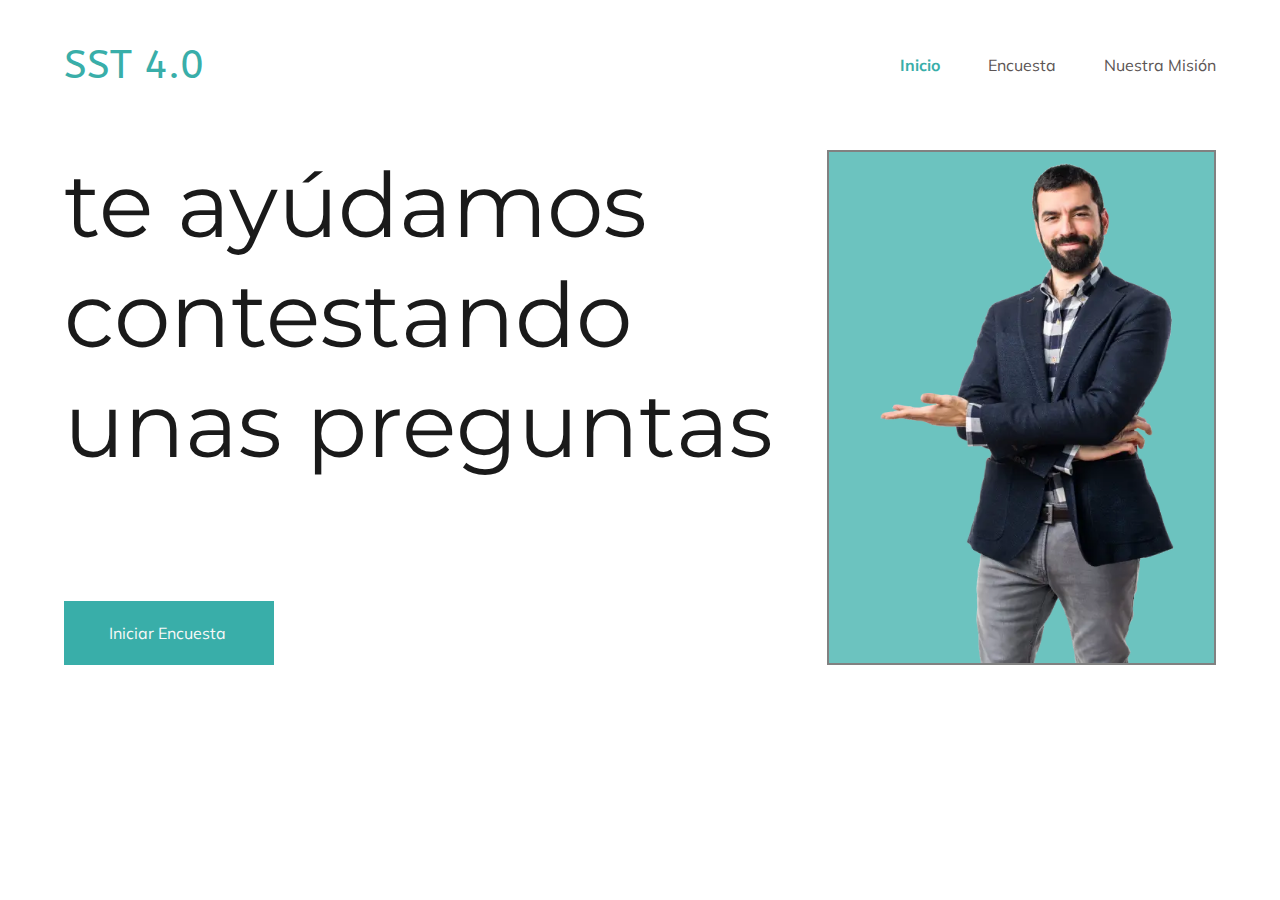
<file: index.html>
<!DOCTYPE html>
<html lang="en">
    <head>
        <meta charset="UTF-8">
        <meta http-equiv="X-UA-Compatible" content="IE=edge">
        <meta name="viewport" content="width=device-width, initial-scale=1.0">
        <link rel="stylesheet" href="style.css">
        <title>SST 4.0</title>
    </head>
    <body>
        <header>            
            <nav>
                <input type="checkbox" id="check" >
                <label for="check" class="checkbtn">&#x2630;</label>
                <label class="logo">SST 4.0</label>
                <ul>
                    <li id="seleccionado"><a href="index.html">Inicio</a></li>
                    <li><a href="encuesta-1.html">Encuesta</a></li>
                    <li><a href="#">Nuestra Misión</a></li>
                </ul>
            </nav>
        </header>
        <main>
            <div class="inicio-contenido">
                <div class="inicio-izda">
                    <p>te ayúdamos contestando unas preguntas</p>
                    <a href="encuesta-1.html">Iniciar Encuesta</a>
                </div>
                <div class="inicio-dcha">
                    <img src="./assets/img/modelo.webp" alt="">
                </div>
            </div>
        </main>
    </body>
</html>
</file>
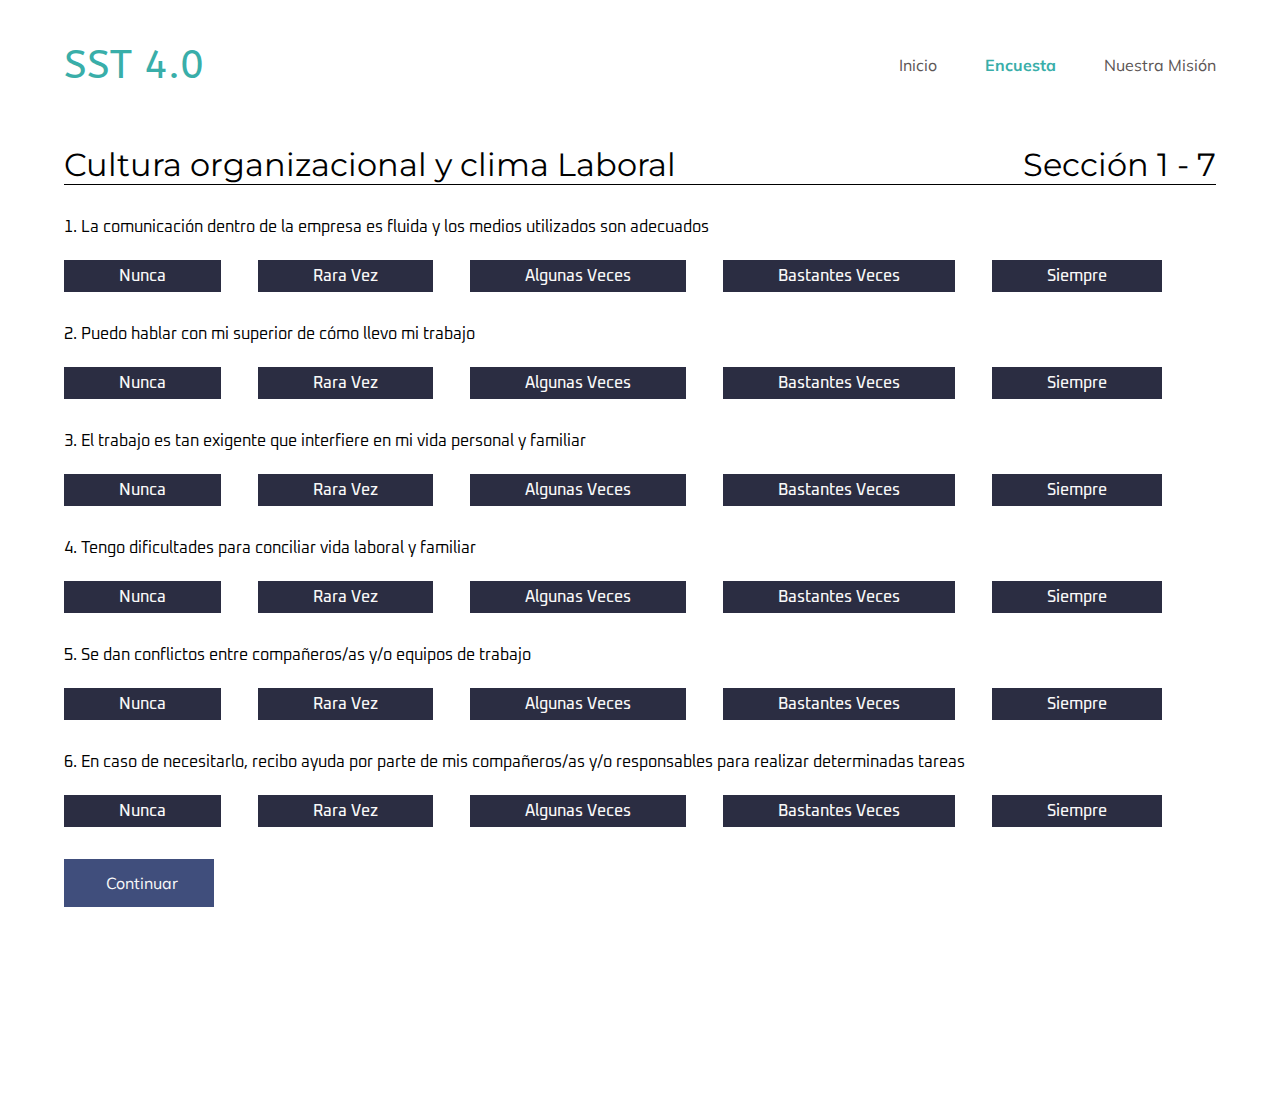
<file: encuesta-1.html>
<!DOCTYPE html>
<html lang="en">
    <head>
        <meta charset="UTF-8">
        <meta http-equiv="X-UA-Compatible" content="IE=edge">
        <meta name="viewport" content="width=device-width, initial-scale=1.0">
        <link rel="stylesheet" href="style.css">
        <link rel="stylesheet" href="botones.css">
        <title>SST 4.0</title>
    </head>
    <body>

        <header>            
            <nav>
                <input type="checkbox" id="check" >
                <label for="check" class="checkbtn">&#x2630;</label>
                <label class="logo">SST 4.0</label>
                <ul>
                    <li ><a href="index.html">Inicio</a></li>
                    <li id="seleccionado"><a href="encuesta-1.html">Encuesta</a></li>
                    <li><a href="#">Nuestra Misión</a></li>
                </ul>
            </nav>
        </header>

        <main>
            <div class="encuesta-contenido">

                <div class="submenu">
                    <p>Cultura organizacional y clima Laboral</p>
                    <p>Sección 1 - 7</p>
                </div>

                <form>
                    <div class="item">                        
                        <p>1. La comunicación dentro de la empresa es fluida y los medios utilizados son adecuados</p>

                        <label>
                            <input type="radio" name="1_1" />
                            <div class="front-end box">
                                <span>Nunca</span>
                            </div>
                        </label>
    
                        <label>
                            <input type="radio" name="1_1"/>
                            <div class="front-end box">
                                <span>Rara Vez</span>
                            </div>
                        </label>

                        <label>
                            <input type="radio" name="1_1"/>
                            <div class="front-end box">
                                <span>Algunas Veces</span>
                            </div>
                        </label>

                        <label>
                            <input type="radio" name="1_1"/>
                            <div class="front-end box">
                                <span>Bastantes Veces</span>
                            </div>
                        </label>

                        <label>
                            <input type="radio" name="1_1" />
                            <div class="front-end box">
                                <span>Siempre</span>
                            </div>
                        </label>

                        
                    </div>

                    <div class="item">                        
                        <p>2. Puedo hablar con mi superior de cómo llevo mi trabajo</p>

                        <label>
                            <input type="radio" name="1_2" />
                            <div class="front-end box">
                                <span>Nunca</span>
                            </div>
                        </label>
    
                        <label>
                            <input type="radio" name="1_2"/>
                            <div class="front-end box">
                                <span>Rara Vez</span>
                            </div>
                        </label>

                        <label>
                            <input type="radio" name="1_2"/>
                            <div class="front-end box">
                                <span>Algunas Veces</span>
                            </div>
                        </label>

                        <label>
                            <input type="radio" name="1_2"/>
                            <div class="front-end box">
                                <span>Bastantes Veces</span>
                            </div>
                        </label>

                        <label>
                            <input type="radio" name="1_2" />
                            <div class="front-end box">
                                <span>Siempre</span>
                            </div>
                        </label>

                        
                    </div>

                    <div class="item">                        
                        <p>3. El trabajo es tan exigente que interfiere en mi vida personal y familiar</p>

                        <label>
                            <input type="radio" name="1_3" />
                            <div class="front-end box">
                                <span>Nunca</span>
                            </div>
                        </label>
    
                        <label>
                            <input type="radio" name="1_3"/>
                            <div class="front-end box">
                                <span>Rara Vez</span>
                            </div>
                        </label>

                        <label>
                            <input type="radio" name="1_3"/>
                            <div class="front-end box">
                                <span>Algunas Veces</span>
                            </div>
                        </label>

                        <label>
                            <input type="radio" name="1_3"/>
                            <div class="front-end box">
                                <span>Bastantes Veces</span>
                            </div>
                        </label>

                        <label>
                            <input type="radio" name="1_3" />
                            <div class="front-end box">
                                <span>Siempre</span>
                            </div>
                        </label>

                        
                    </div>

                    <div class="item">                        
                        <p>4. Tengo dificultades para conciliar vida laboral y familiar</p>

                        <label>
                            <input type="radio" name="1_4" />
                            <div class="front-end box">
                                <span>Nunca</span>
                            </div>
                        </label>
    
                        <label>
                            <input type="radio" name="1_4"/>
                            <div class="front-end box">
                                <span>Rara Vez</span>
                            </div>
                        </label>

                        <label>
                            <input type="radio" name="1_4"/>
                            <div class="front-end box">
                                <span>Algunas Veces</span>
                            </div>
                        </label>

                        <label>
                            <input type="radio" name="1_4"/>
                            <div class="front-end box">
                                <span>Bastantes Veces</span>
                            </div>
                        </label>

                        <label>
                            <input type="radio" name="1_4" />
                            <div class="front-end box">
                                <span>Siempre</span>
                            </div>
                        </label>

                        
                    </div>

                    <div class="item">                        
                        <p>5. Se dan conflictos entre compañeros/as y/o equipos de trabajo</p>

                        <label>
                            <input type="radio" name="1_5" />
                            <div class="front-end box">
                                <span>Nunca</span>
                            </div>
                        </label>
    
                        <label>
                            <input type="radio" name="1_5"/>
                            <div class="front-end box">
                                <span>Rara Vez</span>
                            </div>
                        </label>

                        <label>
                            <input type="radio" name="1_5"/>
                            <div class="front-end box">
                                <span>Algunas Veces</span>
                            </div>
                        </label>

                        <label>
                            <input type="radio" name="1_5"/>
                            <div class="front-end box">
                                <span>Bastantes Veces</span>
                            </div>
                        </label>

                        <label>
                            <input type="radio" name="1_5" />
                            <div class="front-end box">
                                <span>Siempre</span>
                            </div>
                        </label>

                        
                    </div>

                    <div class="item">                        
                        <p>6. En caso de necesitarlo, recibo ayuda por parte de mis compañeros/as y/o
                            responsables para realizar determinadas tareas</p>

                        <label>
                            <input type="radio" name="1_6" />
                            <div class="front-end box">
                                <span>Nunca</span>
                            </div>
                        </label>
    
                        <label>
                            <input type="radio" name="1_6"/>
                            <div class="front-end box">
                                <span>Rara Vez</span>
                            </div>
                        </label>

                        <label>
                            <input type="radio" name="1_6"/>
                            <div class="front-end box">
                                <span>Algunas Veces</span>
                            </div>
                        </label>

                        <label>
                            <input type="radio" name="1_6"/>
                            <div class="front-end box">
                                <span>Bastantes Veces</span>
                            </div>
                        </label>

                        <label>
                            <input type="radio" name="1_6" />
                            <div class="front-end box">
                                <span>Siempre</span>
                            </div>
                        </label>

                        
                    </div>

                    
                
                </form>
                <a href="encuesta-2.html" class="btn_continuar">Continuar</a>
            </div>
        </main>

    </body>
</html>
</file>
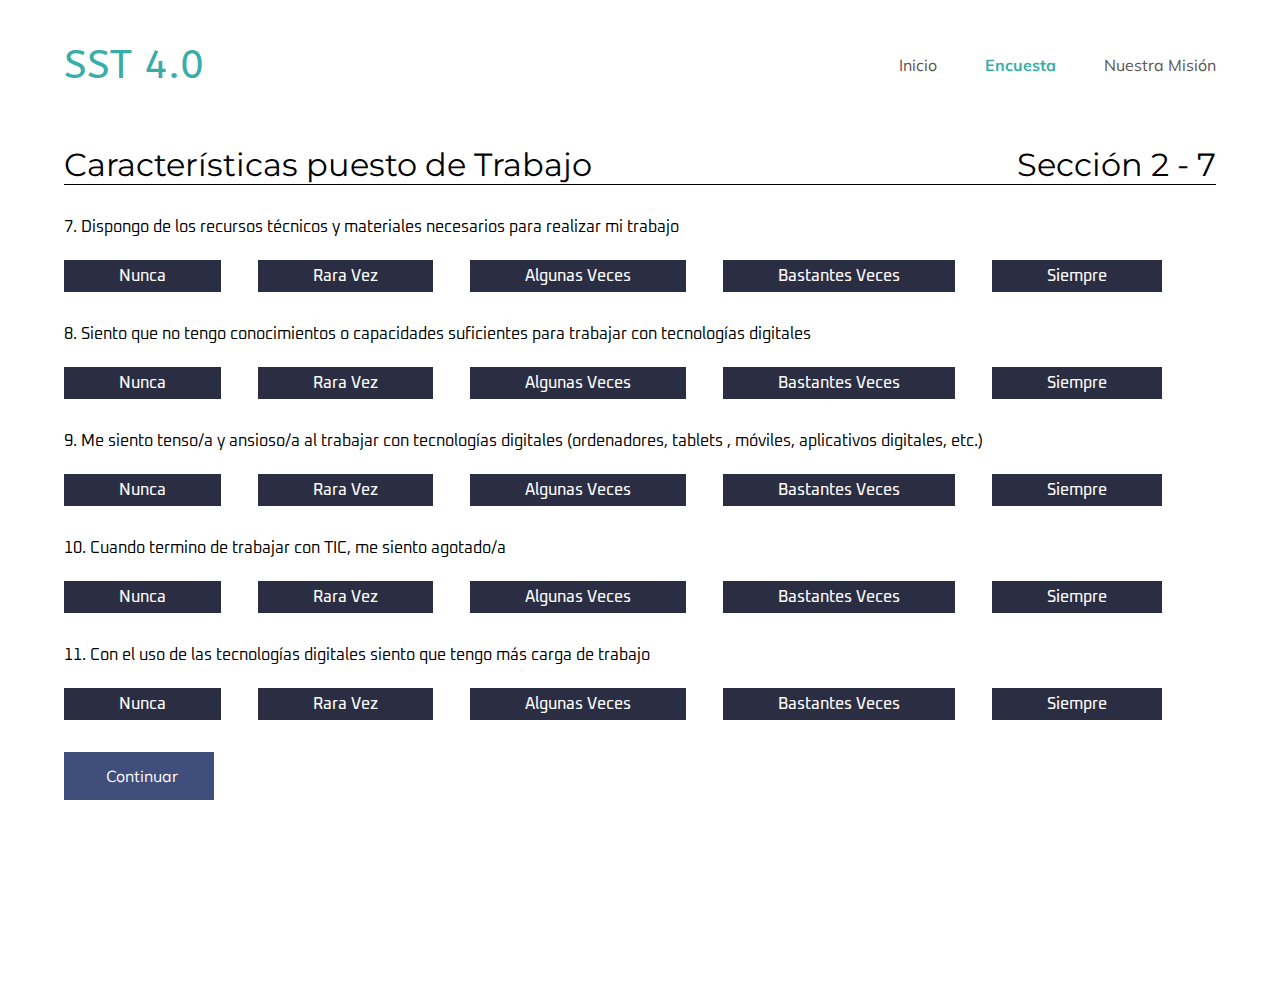
<file: encuesta-2.html>
<!DOCTYPE html>
<html lang="en">
    <head>
        <meta charset="UTF-8">
        <meta http-equiv="X-UA-Compatible" content="IE=edge">
        <meta name="viewport" content="width=device-width, initial-scale=1.0">
        <link rel="stylesheet" href="style.css">
        <link rel="stylesheet" href="botones.css">
        <title>SST 4.0</title>
    </head>
    <body>

        <header>            
            <nav>
                <input type="checkbox" id="check" >
                <label for="check" class="checkbtn">&#x2630;</label>
                <label class="logo">SST 4.0</label>
                <ul>
                    <li ><a href="index.html">Inicio</a></li>
                    <li id="seleccionado"><a href="encuesta-1.html">Encuesta</a></li>
                    <li><a href="#">Nuestra Misión</a></li>
                </ul>
            </nav>
        </header>

        <main>
            <div class="encuesta-contenido">

                <div class="submenu">
                    <p>Características puesto de Trabajo</p>
                    <p>Sección 2 - 7</p>
                </div>

                <form>
                    <div class="item">                        
                        <p>7. Dispongo de los recursos técnicos y materiales necesarios para realizar mi trabajo</p>

                        <label>
                            <input type="radio" name="2_1" />
                            <div class="front-end box">
                                <span>Nunca</span>
                            </div>
                        </label>
    
                        <label>
                            <input type="radio" name="2_1"/>
                            <div class="front-end box">
                                <span>Rara Vez</span>
                            </div>
                        </label>

                        <label>
                            <input type="radio" name="2_1"/>
                            <div class="front-end box">
                                <span>Algunas Veces</span>
                            </div>
                        </label>

                        <label>
                            <input type="radio" name="2_1"/>
                            <div class="front-end box">
                                <span>Bastantes Veces</span>
                            </div>
                        </label>

                        <label>
                            <input type="radio" name="2_1" />
                            <div class="front-end box">
                                <span>Siempre</span>
                            </div>
                        </label>

                        
                    </div>

                    <div class="item">                        
                        <p>8. Siento que no tengo conocimientos o capacidades suficientes para trabajar con tecnologías digitales</p>

                        <label>
                            <input type="radio" name="2_2" />
                            <div class="front-end box">
                                <span>Nunca</span>
                            </div>
                        </label>
    
                        <label>
                            <input type="radio" name="2_2"/>
                            <div class="front-end box">
                                <span>Rara Vez</span>
                            </div>
                        </label>

                        <label>
                            <input type="radio" name="2_2"/>
                            <div class="front-end box">
                                <span>Algunas Veces</span>
                            </div>
                        </label>

                        <label>
                            <input type="radio" name="2_2"/>
                            <div class="front-end box">
                                <span>Bastantes Veces</span>
                            </div>
                        </label>

                        <label>
                            <input type="radio" name="2_2" />
                            <div class="front-end box">
                                <span>Siempre</span>
                            </div>
                        </label>

                        
                    </div>

                    <div class="item">                        
                        <p>9. Me siento tenso/a y ansioso/a al trabajar con tecnologías digitales (ordenadores, tablets , móviles, aplicativos digitales, etc.)</p>

                        <label>
                            <input type="radio" name="2_3" />
                            <div class="front-end box">
                                <span>Nunca</span>
                            </div>
                        </label>
    
                        <label>
                            <input type="radio" name="2_3"/>
                            <div class="front-end box">
                                <span>Rara Vez</span>
                            </div>
                        </label>

                        <label>
                            <input type="radio" name="2_3"/>
                            <div class="front-end box">
                                <span>Algunas Veces</span>
                            </div>
                        </label>

                        <label>
                            <input type="radio" name="2_3"/>
                            <div class="front-end box">
                                <span>Bastantes Veces</span>
                            </div>
                        </label>

                        <label>
                            <input type="radio" name="2_3" />
                            <div class="front-end box">
                                <span>Siempre</span>
                            </div>
                        </label>

                        
                    </div>

                    <div class="item">                        
                        <p>10. Cuando termino de trabajar con TIC, me siento agotado/a</p>

                        <label>
                            <input type="radio" name="2_4" />
                            <div class="front-end box">
                                <span>Nunca</span>
                            </div>
                        </label>
    
                        <label>
                            <input type="radio" name="2_4"/>
                            <div class="front-end box">
                                <span>Rara Vez</span>
                            </div>
                        </label>

                        <label>
                            <input type="radio" name="2_4"/>
                            <div class="front-end box">
                                <span>Algunas Veces</span>
                            </div>
                        </label>

                        <label>
                            <input type="radio" name="2_4"/>
                            <div class="front-end box">
                                <span>Bastantes Veces</span>
                            </div>
                        </label>

                        <label>
                            <input type="radio" name="2_4" />
                            <div class="front-end box">
                                <span>Siempre</span>
                            </div>
                        </label>

                        
                    </div>

                    <div class="item">                        
                        <p>11. Con el uso de las tecnologías digitales siento que tengo más carga de trabajo</p>

                        <label>
                            <input type="radio" name="2_5" />
                            <div class="front-end box">
                                <span>Nunca</span>
                            </div>
                        </label>
    
                        <label>
                            <input type="radio" name="2_5"/>
                            <div class="front-end box">
                                <span>Rara Vez</span>
                            </div>
                        </label>

                        <label>
                            <input type="radio" name="2_5"/>
                            <div class="front-end box">
                                <span>Algunas Veces</span>
                            </div>
                        </label>

                        <label>
                            <input type="radio" name="2_5"/>
                            <div class="front-end box">
                                <span>Bastantes Veces</span>
                            </div>
                        </label>

                        <label>
                            <input type="radio" name="2_5" />
                            <div class="front-end box">
                                <span>Siempre</span>
                            </div>
                        </label>

                        
                    </div>                    
                
                </form>
                <a href="encuesta-3.html" class="btn_continuar">Continuar</a>
            </div>
        </main>

    </body>
</html>
</file>
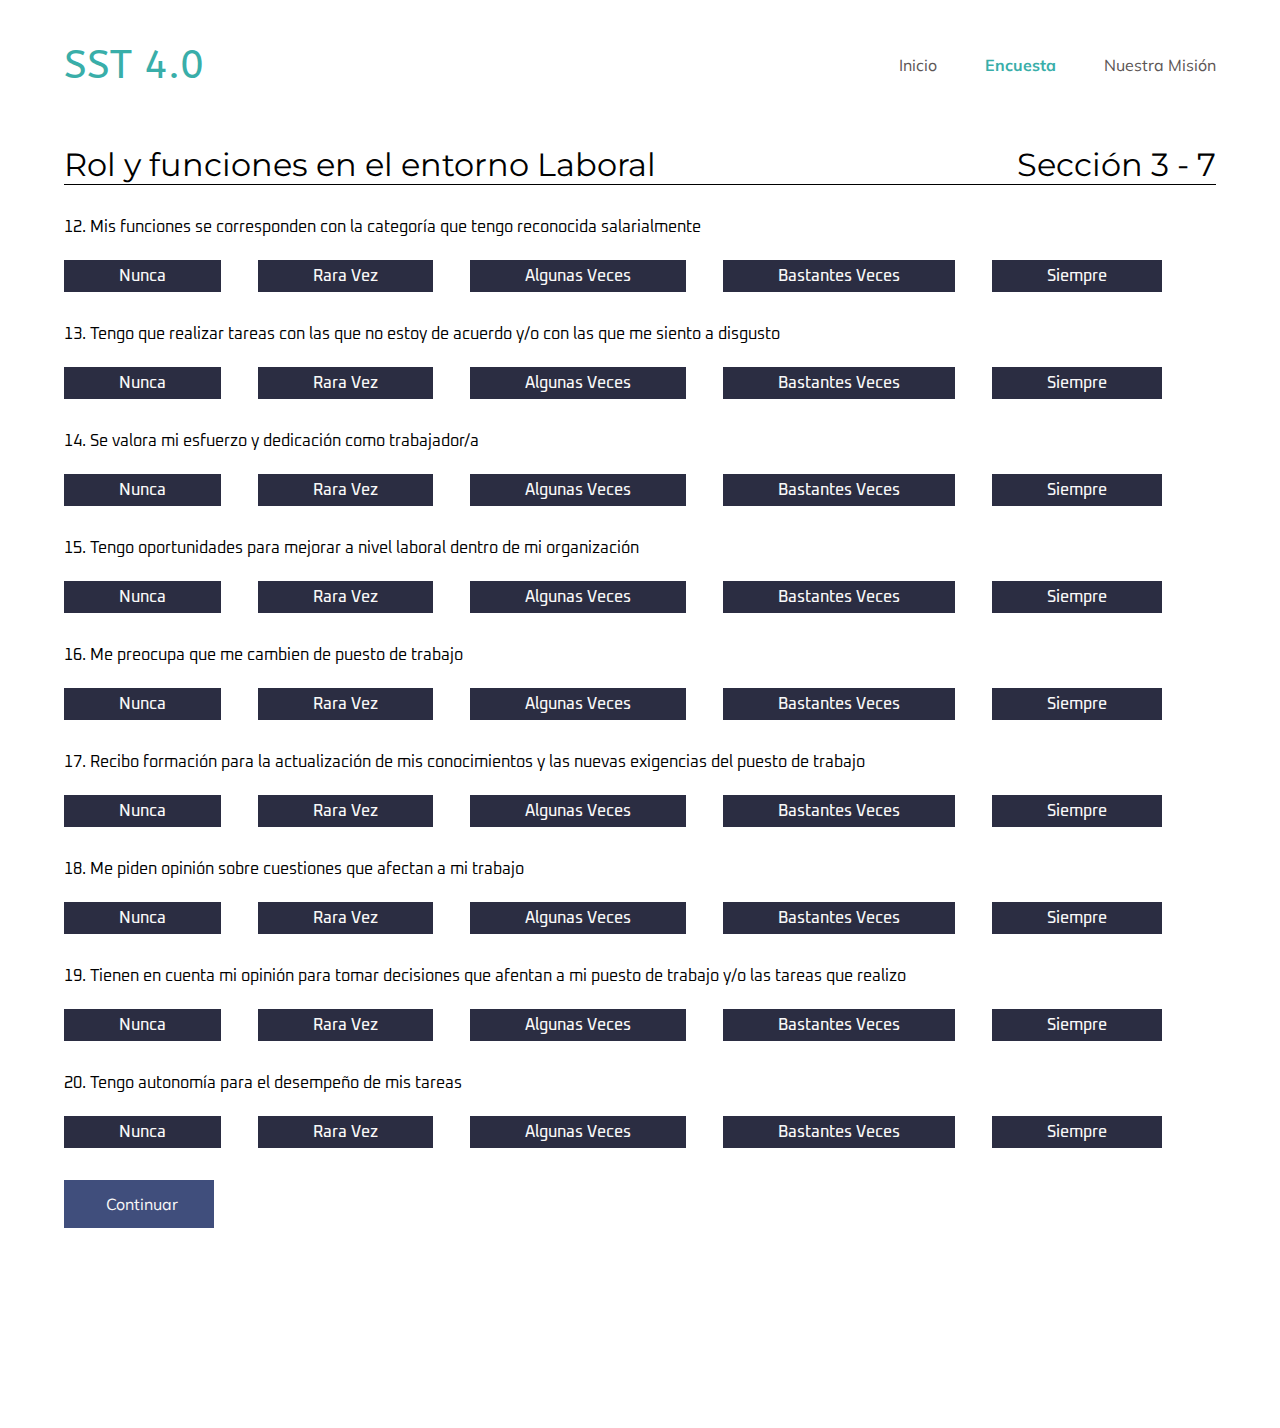
<file: encuesta-3.html>
<!DOCTYPE html>
<html lang="en">
    <head>
        <meta charset="UTF-8">
        <meta http-equiv="X-UA-Compatible" content="IE=edge">
        <meta name="viewport" content="width=device-width, initial-scale=1.0">
        <link rel="stylesheet" href="style.css">
        <link rel="stylesheet" href="botones.css">
        <title>SST 4.0</title>
    </head>
    <body>

        <header>            
            <nav>
                <input type="checkbox" id="check" >
                <label for="check" class="checkbtn">&#x2630;</label>
                <label class="logo">SST 4.0</label>
                <ul>
                    <li ><a href="index.html">Inicio</a></li>
                    <li id="seleccionado"><a href="encuesta-1.html">Encuesta</a></li>
                    <li><a href="#">Nuestra Misión</a></li>
                </ul>
            </nav>
        </header>

        <main>
            <div class="encuesta-contenido">

                <div class="submenu">
                    <p>Rol y funciones en el entorno Laboral</p>
                    <p>Sección 3 - 7</p>
                </div>

                <form>
                    <div class="item">                        
                        <p>12. Mis funciones se corresponden con la categoría que tengo reconocida salarialmente</p>

                        <label>
                            <input type="radio" name="3_1" />
                            <div class="front-end box">
                                <span>Nunca</span>
                            </div>
                        </label>
    
                        <label>
                            <input type="radio" name="3_1"/>
                            <div class="front-end box">
                                <span>Rara Vez</span>
                            </div>
                        </label>

                        <label>
                            <input type="radio" name="3_1"/>
                            <div class="front-end box">
                                <span>Algunas Veces</span>
                            </div>
                        </label>

                        <label>
                            <input type="radio" name="3_1"/>
                            <div class="front-end box">
                                <span>Bastantes Veces</span>
                            </div>
                        </label>

                        <label>
                            <input type="radio" name="3_1" />
                            <div class="front-end box">
                                <span>Siempre</span>
                            </div>
                        </label>

                        
                    </div>

                    <div class="item">                        
                        <p>13. Tengo que realizar tareas con las que no estoy de acuerdo y/o con las que me siento a disgusto</p>

                        <label>
                            <input type="radio" name="3_2" />
                            <div class="front-end box">
                                <span>Nunca</span>
                            </div>
                        </label>
    
                        <label>
                            <input type="radio" name="3_2"/>
                            <div class="front-end box">
                                <span>Rara Vez</span>
                            </div>
                        </label>

                        <label>
                            <input type="radio" name="3_2"/>
                            <div class="front-end box">
                                <span>Algunas Veces</span>
                            </div>
                        </label>

                        <label>
                            <input type="radio" name="3_2"/>
                            <div class="front-end box">
                                <span>Bastantes Veces</span>
                            </div>
                        </label>

                        <label>
                            <input type="radio" name="3_2" />
                            <div class="front-end box">
                                <span>Siempre</span>
                            </div>
                        </label>

                        
                    </div>

                    <div class="item">                        
                        <p>14. Se valora mi esfuerzo y dedicación como trabajador/a</p>

                        <label>
                            <input type="radio" name="3_3" />
                            <div class="front-end box">
                                <span>Nunca</span>
                            </div>
                        </label>
    
                        <label>
                            <input type="radio" name="3_3"/>
                            <div class="front-end box">
                                <span>Rara Vez</span>
                            </div>
                        </label>

                        <label>
                            <input type="radio" name="3_3"/>
                            <div class="front-end box">
                                <span>Algunas Veces</span>
                            </div>
                        </label>

                        <label>
                            <input type="radio" name="3_3"/>
                            <div class="front-end box">
                                <span>Bastantes Veces</span>
                            </div>
                        </label>

                        <label>
                            <input type="radio" name="3_3" />
                            <div class="front-end box">
                                <span>Siempre</span>
                            </div>
                        </label>

                        
                    </div>

                    <div class="item">                        
                        <p>15. Tengo oportunidades para mejorar a nivel laboral dentro de mi organización</p>

                        <label>
                            <input type="radio" name="3_4" />
                            <div class="front-end box">
                                <span>Nunca</span>
                            </div>
                        </label>
    
                        <label>
                            <input type="radio" name="3_4"/>
                            <div class="front-end box">
                                <span>Rara Vez</span>
                            </div>
                        </label>

                        <label>
                            <input type="radio" name="3_4"/>
                            <div class="front-end box">
                                <span>Algunas Veces</span>
                            </div>
                        </label>

                        <label>
                            <input type="radio" name="3_4"/>
                            <div class="front-end box">
                                <span>Bastantes Veces</span>
                            </div>
                        </label>

                        <label>
                            <input type="radio" name="3_4" />
                            <div class="front-end box">
                                <span>Siempre</span>
                            </div>
                        </label>

                        
                    </div>

                    <div class="item">                        
                        <p>16. Me preocupa que me cambien de puesto de trabajo</p>

                        <label>
                            <input type="radio" name="3_5" />
                            <div class="front-end box">
                                <span>Nunca</span>
                            </div>
                        </label>
    
                        <label>
                            <input type="radio" name="3_5"/>
                            <div class="front-end box">
                                <span>Rara Vez</span>
                            </div>
                        </label>

                        <label>
                            <input type="radio" name="3_5"/>
                            <div class="front-end box">
                                <span>Algunas Veces</span>
                            </div>
                        </label>

                        <label>
                            <input type="radio" name="3_5"/>
                            <div class="front-end box">
                                <span>Bastantes Veces</span>
                            </div>
                        </label>

                        <label>
                            <input type="radio" name="3_5" />
                            <div class="front-end box">
                                <span>Siempre</span>
                            </div>
                        </label>

                        
                    </div>     
                    
                    <div class="item">                        
                        <p>17. Recibo formación para la actualización de mis conocimientos y las nuevas exigencias del puesto de trabajo</p>

                        <label>
                            <input type="radio" name="3_6" />
                            <div class="front-end box">
                                <span>Nunca</span>
                            </div>
                        </label>
    
                        <label>
                            <input type="radio" name="3_6"/>
                            <div class="front-end box">
                                <span>Rara Vez</span>
                            </div>
                        </label>

                        <label>
                            <input type="radio" name="3_6"/>
                            <div class="front-end box">
                                <span>Algunas Veces</span>
                            </div>
                        </label>

                        <label>
                            <input type="radio" name="3_6"/>
                            <div class="front-end box">
                                <span>Bastantes Veces</span>
                            </div>
                        </label>

                        <label>
                            <input type="radio" name="3_6" />
                            <div class="front-end box">
                                <span>Siempre</span>
                            </div>
                        </label>

                        
                    </div>   

                    <div class="item">                        
                        <p>18. Me piden opinión sobre cuestiones que afectan a mi trabajo</p>

                        <label>
                            <input type="radio" name="3_7" />
                            <div class="front-end box">
                                <span>Nunca</span>
                            </div>
                        </label>
    
                        <label>
                            <input type="radio" name="3_7"/>
                            <div class="front-end box">
                                <span>Rara Vez</span>
                            </div>
                        </label>

                        <label>
                            <input type="radio" name="3_7"/>
                            <div class="front-end box">
                                <span>Algunas Veces</span>
                            </div>
                        </label>

                        <label>
                            <input type="radio" name="3_7"/>
                            <div class="front-end box">
                                <span>Bastantes Veces</span>
                            </div>
                        </label>

                        <label>
                            <input type="radio" name="3_7" />
                            <div class="front-end box">
                                <span>Siempre</span>
                            </div>
                        </label>                        
                    </div>   

                    <div class="item">                        
                        <p>19. Tienen en cuenta mi opinión para tomar decisiones que afentan a mi puesto de trabajo y/o las tareas que realizo </p>

                        <label>
                            <input type="radio" name="3_8" />
                            <div class="front-end box">
                                <span>Nunca</span>
                            </div>
                        </label>
    
                        <label>
                            <input type="radio" name="3_8"/>
                            <div class="front-end box">
                                <span>Rara Vez</span>
                            </div>
                        </label>

                        <label>
                            <input type="radio" name="3_8"/>
                            <div class="front-end box">
                                <span>Algunas Veces</span>
                            </div>
                        </label>

                        <label>
                            <input type="radio" name="3_8"/>
                            <div class="front-end box">
                                <span>Bastantes Veces</span>
                            </div>
                        </label>

                        <label>
                            <input type="radio" name="3_8" />
                            <div class="front-end box">
                                <span>Siempre</span>
                            </div>
                        </label>

                        
                    </div> 

                    <div class="item">                        
                        <p>20. Tengo autonomía para el desempeño de mis tareas</p>

                        <label>
                            <input type="radio" name="3_9" />
                            <div class="front-end box">
                                <span>Nunca</span>
                            </div>
                        </label>
    
                        <label>
                            <input type="radio" name="3_9"/>
                            <div class="front-end box">
                                <span>Rara Vez</span>
                            </div>
                        </label>

                        <label>
                            <input type="radio" name="3_9"/>
                            <div class="front-end box">
                                <span>Algunas Veces</span>
                            </div>
                        </label>

                        <label>
                            <input type="radio" name="3_9"/>
                            <div class="front-end box">
                                <span>Bastantes Veces</span>
                            </div>
                        </label>

                        <label>
                            <input type="radio" name="3_9" />
                            <div class="front-end box">
                                <span>Siempre</span>
                            </div>
                        </label>

                        
                    </div> 
                
                </form>
                <a href="encuesta-4.html" class="btn_continuar">Continuar</a>
            </div>
        </main>

    </body>
</html>
</file>
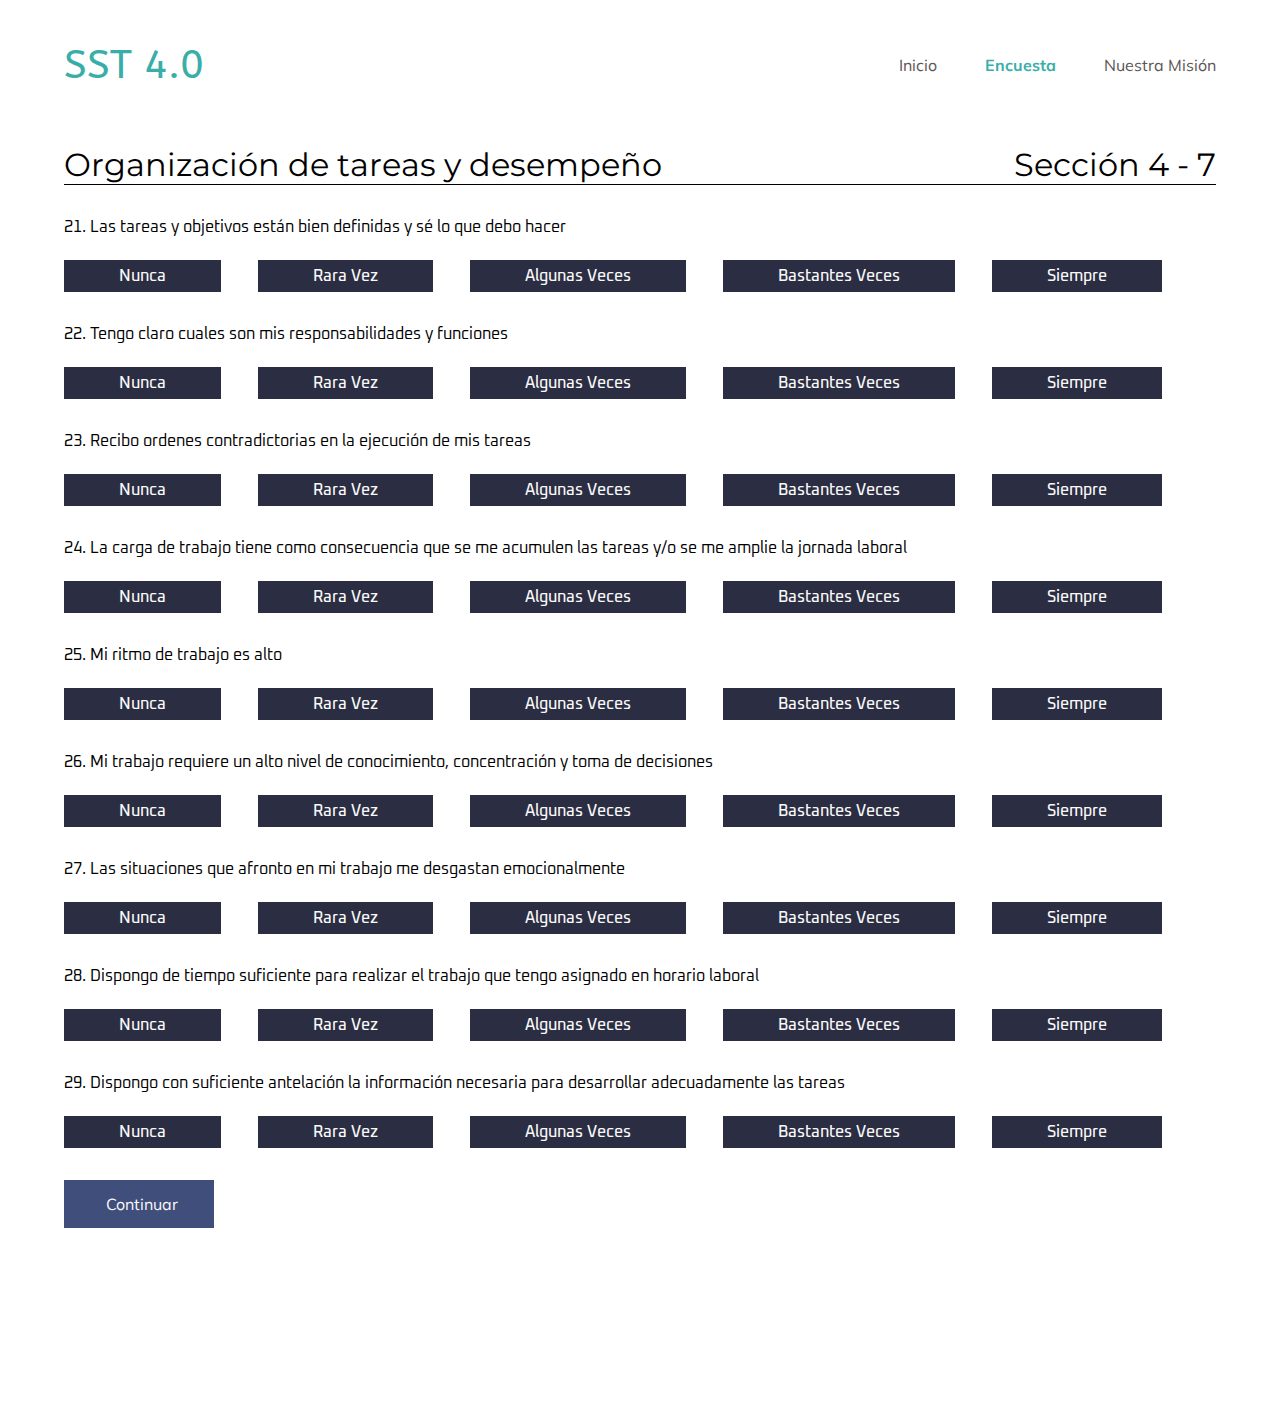
<file: encuesta-4.html>
<!DOCTYPE html>
<html lang="en">
    <head>
        <meta charset="UTF-8">
        <meta http-equiv="X-UA-Compatible" content="IE=edge">
        <meta name="viewport" content="width=device-width, initial-scale=1.0">
        <link rel="stylesheet" href="style.css">
        <link rel="stylesheet" href="botones.css">
        <title>SST 4.0</title>
    </head>
    <body>

        <header>            
            <nav>
                <input type="checkbox" id="check" >
                <label for="check" class="checkbtn">&#x2630;</label>
                <label class="logo">SST 4.0</label>
                <ul>
                    <li ><a href="index.html">Inicio</a></li>
                    <li id="seleccionado"><a href="encuesta-1.html">Encuesta</a></li>
                    <li><a href="#">Nuestra Misión</a></li>
                </ul>
            </nav>
        </header>

        <main>
            <div class="encuesta-contenido">

                <div class="submenu">
                    <p>Organización de tareas y desempeño</p>
                    <p>Sección 4 - 7</p>
                </div>

                <form>
                    <div class="item">                        
                        <p>21. Las tareas y objetivos están bien definidas y sé lo que debo hacer</p>

                        <label>
                            <input type="radio" name="4_1" />
                            <div class="front-end box">
                                <span>Nunca</span>
                            </div>
                        </label>
    
                        <label>
                            <input type="radio" name="4_1"/>
                            <div class="front-end box">
                                <span>Rara Vez</span>
                            </div>
                        </label>

                        <label>
                            <input type="radio" name="4_1"/>
                            <div class="front-end box">
                                <span>Algunas Veces</span>
                            </div>
                        </label>

                        <label>
                            <input type="radio" name="4_1"/>
                            <div class="front-end box">
                                <span>Bastantes Veces</span>
                            </div>
                        </label>

                        <label>
                            <input type="radio" name="4_1" />
                            <div class="front-end box">
                                <span>Siempre</span>
                            </div>
                        </label>

                        
                    </div>

                    <div class="item">                        
                        <p>22. Tengo claro cuales son mis responsabilidades y funciones</p>

                        <label>
                            <input type="radio" name="4_2" />
                            <div class="front-end box">
                                <span>Nunca</span>
                            </div>
                        </label>
    
                        <label>
                            <input type="radio" name="4_2"/>
                            <div class="front-end box">
                                <span>Rara Vez</span>
                            </div>
                        </label>

                        <label>
                            <input type="radio" name="4_2"/>
                            <div class="front-end box">
                                <span>Algunas Veces</span>
                            </div>
                        </label>

                        <label>
                            <input type="radio" name="4_2"/>
                            <div class="front-end box">
                                <span>Bastantes Veces</span>
                            </div>
                        </label>

                        <label>
                            <input type="radio" name="4_2" />
                            <div class="front-end box">
                                <span>Siempre</span>
                            </div>
                        </label>

                        
                    </div>

                    <div class="item">                        
                        <p>23. Recibo ordenes contradictorias en la ejecución de mis tareas</p>

                        <label>
                            <input type="radio" name="4_3" />
                            <div class="front-end box">
                                <span>Nunca</span>
                            </div>
                        </label>
    
                        <label>
                            <input type="radio" name="4_3"/>
                            <div class="front-end box">
                                <span>Rara Vez</span>
                            </div>
                        </label>

                        <label>
                            <input type="radio" name="4_3"/>
                            <div class="front-end box">
                                <span>Algunas Veces</span>
                            </div>
                        </label>

                        <label>
                            <input type="radio" name="4_3"/>
                            <div class="front-end box">
                                <span>Bastantes Veces</span>
                            </div>
                        </label>

                        <label>
                            <input type="radio" name="4_3" />
                            <div class="front-end box">
                                <span>Siempre</span>
                            </div>
                        </label>

                        
                    </div>

                    <div class="item">                        
                        <p>24. La carga de trabajo tiene como consecuencia que se me acumulen las tareas y/o se me amplie la jornada laboral</p>

                        <label>
                            <input type="radio" name="4_4" />
                            <div class="front-end box">
                                <span>Nunca</span>
                            </div>
                        </label>
    
                        <label>
                            <input type="radio" name="4_4"/>
                            <div class="front-end box">
                                <span>Rara Vez</span>
                            </div>
                        </label>

                        <label>
                            <input type="radio" name="4_4"/>
                            <div class="front-end box">
                                <span>Algunas Veces</span>
                            </div>
                        </label>

                        <label>
                            <input type="radio" name="4_4"/>
                            <div class="front-end box">
                                <span>Bastantes Veces</span>
                            </div>
                        </label>

                        <label>
                            <input type="radio" name="4_4" />
                            <div class="front-end box">
                                <span>Siempre</span>
                            </div>
                        </label>

                        
                    </div>

                    <div class="item">                        
                        <p>25. Mi ritmo de trabajo es alto</p>

                        <label>
                            <input type="radio" name="4_5" />
                            <div class="front-end box">
                                <span>Nunca</span>
                            </div>
                        </label>
    
                        <label>
                            <input type="radio" name="4_5"/>
                            <div class="front-end box">
                                <span>Rara Vez</span>
                            </div>
                        </label>

                        <label>
                            <input type="radio" name="4_5"/>
                            <div class="front-end box">
                                <span>Algunas Veces</span>
                            </div>
                        </label>

                        <label>
                            <input type="radio" name="4_5"/>
                            <div class="front-end box">
                                <span>Bastantes Veces</span>
                            </div>
                        </label>

                        <label>
                            <input type="radio" name="4_5" />
                            <div class="front-end box">
                                <span>Siempre</span>
                            </div>
                        </label>

                        
                    </div>     
                    
                    <div class="item">                        
                        <p>26. Mi trabajo requiere un alto nivel de conocimiento, concentración y toma de decisiones</p>

                        <label>
                            <input type="radio" name="4_6" />
                            <div class="front-end box">
                                <span>Nunca</span>
                            </div>
                        </label>
    
                        <label>
                            <input type="radio" name="4_6"/>
                            <div class="front-end box">
                                <span>Rara Vez</span>
                            </div>
                        </label>

                        <label>
                            <input type="radio" name="4_6"/>
                            <div class="front-end box">
                                <span>Algunas Veces</span>
                            </div>
                        </label>

                        <label>
                            <input type="radio" name="4_6"/>
                            <div class="front-end box">
                                <span>Bastantes Veces</span>
                            </div>
                        </label>

                        <label>
                            <input type="radio" name="4_6" />
                            <div class="front-end box">
                                <span>Siempre</span>
                            </div>
                        </label>

                        
                    </div>   

                    <div class="item">                        
                        <p>27. Las situaciones que afronto en mi trabajo me desgastan emocionalmente</p>

                        <label>
                            <input type="radio" name="4_7" />
                            <div class="front-end box">
                                <span>Nunca</span>
                            </div>
                        </label>
    
                        <label>
                            <input type="radio" name="4_7"/>
                            <div class="front-end box">
                                <span>Rara Vez</span>
                            </div>
                        </label>

                        <label>
                            <input type="radio" name="4_7"/>
                            <div class="front-end box">
                                <span>Algunas Veces</span>
                            </div>
                        </label>

                        <label>
                            <input type="radio" name="4_7"/>
                            <div class="front-end box">
                                <span>Bastantes Veces</span>
                            </div>
                        </label>

                        <label>
                            <input type="radio" name="4_7" />
                            <div class="front-end box">
                                <span>Siempre</span>
                            </div>
                        </label>                        
                    </div>   

                    <div class="item">                        
                        <p>28. Dispongo de tiempo suficiente para realizar el trabajo que tengo asignado en horario laboral</p>

                        <label>
                            <input type="radio" name="4_8" />
                            <div class="front-end box">
                                <span>Nunca</span>
                            </div>
                        </label>
    
                        <label>
                            <input type="radio" name="4_8"/>
                            <div class="front-end box">
                                <span>Rara Vez</span>
                            </div>
                        </label>

                        <label>
                            <input type="radio" name="4_8"/>
                            <div class="front-end box">
                                <span>Algunas Veces</span>
                            </div>
                        </label>

                        <label>
                            <input type="radio" name="4_8"/>
                            <div class="front-end box">
                                <span>Bastantes Veces</span>
                            </div>
                        </label>

                        <label>
                            <input type="radio" name="4_8" />
                            <div class="front-end box">
                                <span>Siempre</span>
                            </div>
                        </label>

                        
                    </div> 

                    <div class="item">                        
                        <p>29. Dispongo con suficiente antelación la información necesaria para desarrollar adecuadamente las tareas</p>

                        <label>
                            <input type="radio" name="3_9" />
                            <div class="front-end box">
                                <span>Nunca</span>
                            </div>
                        </label>
    
                        <label>
                            <input type="radio" name="3_9"/>
                            <div class="front-end box">
                                <span>Rara Vez</span>
                            </div>
                        </label>

                        <label>
                            <input type="radio" name="3_9"/>
                            <div class="front-end box">
                                <span>Algunas Veces</span>
                            </div>
                        </label>

                        <label>
                            <input type="radio" name="3_9"/>
                            <div class="front-end box">
                                <span>Bastantes Veces</span>
                            </div>
                        </label>

                        <label>
                            <input type="radio" name="3_9" />
                            <div class="front-end box">
                                <span>Siempre</span>
                            </div>
                        </label>

                        
                    </div> 
                
                </form>
                <a href="encuesta-5.html" class="btn_continuar">Continuar</a>
            </div>
        </main>

    </body>
</html>
</file>
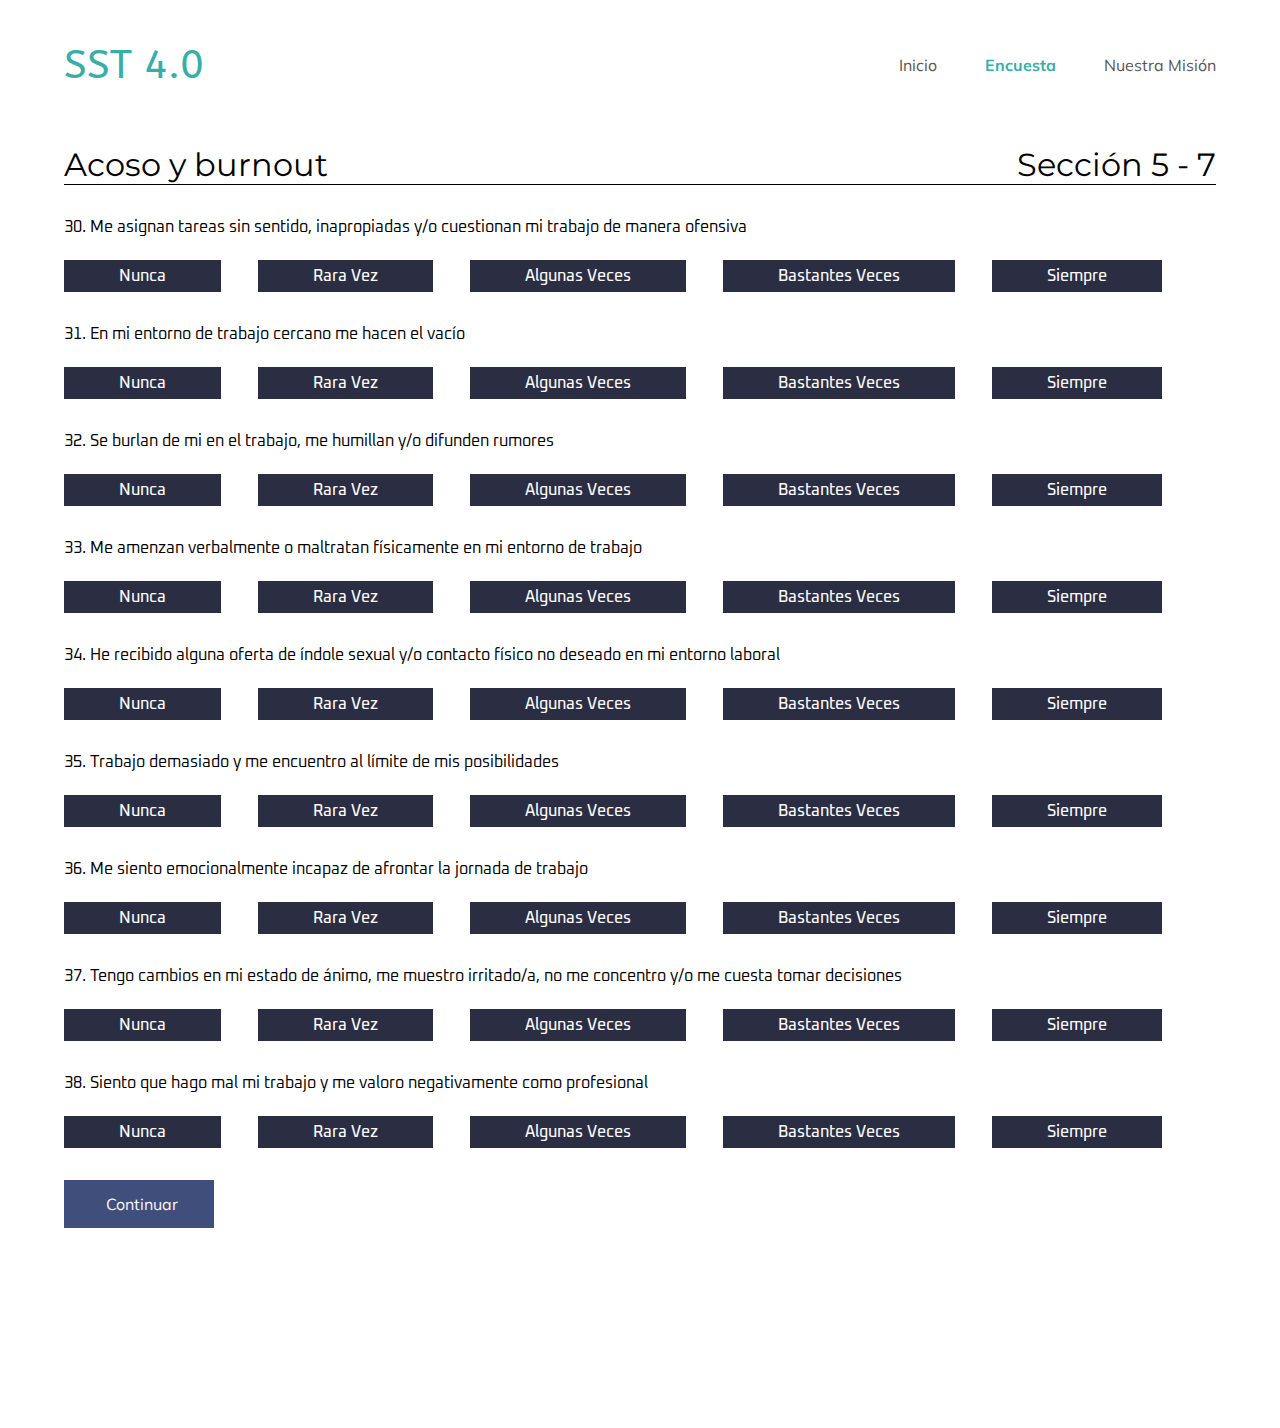
<file: encuesta-5.html>
<!DOCTYPE html>
<html lang="en">
    <head>
        <meta charset="UTF-8">
        <meta http-equiv="X-UA-Compatible" content="IE=edge">
        <meta name="viewport" content="width=device-width, initial-scale=1.0">
        <link rel="stylesheet" href="style.css">
        <link rel="stylesheet" href="botones.css">
        <title>SST 4.0</title>
    </head>
    <body>

        <header>            
            <nav>
                <input type="checkbox" id="check" >
                <label for="check" class="checkbtn">&#x2630;</label>
                <label class="logo">SST 4.0</label>
                <ul>
                    <li ><a href="index.html">Inicio</a></li>
                    <li id="seleccionado"><a href="encuesta-1.html">Encuesta</a></li>
                    <li><a href="#">Nuestra Misión</a></li>
                </ul>
            </nav>
        </header>

        <main>
            <div class="encuesta-contenido">

                <div class="submenu">
                    <p>Acoso y burnout</p>
                    <p>Sección 5 - 7</p>
                </div>

                <form>
                    <div class="item">                        
                        <p>30. Me asignan tareas sin sentido, inapropiadas y/o cuestionan mi trabajo de manera ofensiva</p>

                        <label>
                            <input type="radio" name="5_1" />
                            <div class="front-end box">
                                <span>Nunca</span>
                            </div>
                        </label>
    
                        <label>
                            <input type="radio" name="5_1"/>
                            <div class="front-end box">
                                <span>Rara Vez</span>
                            </div>
                        </label>

                        <label>
                            <input type="radio" name="5_1"/>
                            <div class="front-end box">
                                <span>Algunas Veces</span>
                            </div>
                        </label>

                        <label>
                            <input type="radio" name="5_1"/>
                            <div class="front-end box">
                                <span>Bastantes Veces</span>
                            </div>
                        </label>

                        <label>
                            <input type="radio" name="5_1" />
                            <div class="front-end box">
                                <span>Siempre</span>
                            </div>
                        </label>

                        
                    </div>

                    <div class="item">                        
                        <p>31. En mi entorno de trabajo cercano me hacen el vacío</p>

                        <label>
                            <input type="radio" name="5_2" />
                            <div class="front-end box">
                                <span>Nunca</span>
                            </div>
                        </label>
    
                        <label>
                            <input type="radio" name="5_2"/>
                            <div class="front-end box">
                                <span>Rara Vez</span>
                            </div>
                        </label>

                        <label>
                            <input type="radio" name="5_2"/>
                            <div class="front-end box">
                                <span>Algunas Veces</span>
                            </div>
                        </label>

                        <label>
                            <input type="radio" name="5_2"/>
                            <div class="front-end box">
                                <span>Bastantes Veces</span>
                            </div>
                        </label>

                        <label>
                            <input type="radio" name="5_2" />
                            <div class="front-end box">
                                <span>Siempre</span>
                            </div>
                        </label>

                        
                    </div>

                    <div class="item">                        
                        <p>32. Se burlan de mi en el trabajo, me humillan y/o difunden rumores</p>

                        <label>
                            <input type="radio" name="5_3" />
                            <div class="front-end box">
                                <span>Nunca</span>
                            </div>
                        </label>
    
                        <label>
                            <input type="radio" name="5_3"/>
                            <div class="front-end box">
                                <span>Rara Vez</span>
                            </div>
                        </label>

                        <label>
                            <input type="radio" name="5_3"/>
                            <div class="front-end box">
                                <span>Algunas Veces</span>
                            </div>
                        </label>

                        <label>
                            <input type="radio" name="5_3"/>
                            <div class="front-end box">
                                <span>Bastantes Veces</span>
                            </div>
                        </label>

                        <label>
                            <input type="radio" name="5_3" />
                            <div class="front-end box">
                                <span>Siempre</span>
                            </div>
                        </label>

                        
                    </div>

                    <div class="item">                        
                        <p>33. Me amenzan verbalmente o maltratan físicamente en mi entorno de trabajo</p>

                        <label>
                            <input type="radio" name="5_4" />
                            <div class="front-end box">
                                <span>Nunca</span>
                            </div>
                        </label>
    
                        <label>
                            <input type="radio" name="5_4"/>
                            <div class="front-end box">
                                <span>Rara Vez</span>
                            </div>
                        </label>

                        <label>
                            <input type="radio" name="5_4"/>
                            <div class="front-end box">
                                <span>Algunas Veces</span>
                            </div>
                        </label>

                        <label>
                            <input type="radio" name="5_4"/>
                            <div class="front-end box">
                                <span>Bastantes Veces</span>
                            </div>
                        </label>

                        <label>
                            <input type="radio" name="5_4" />
                            <div class="front-end box">
                                <span>Siempre</span>
                            </div>
                        </label>

                        
                    </div>

                    <div class="item">                        
                        <p>34. He recibido alguna oferta de índole sexual y/o contacto físico no deseado en mi entorno laboral</p>

                        <label>
                            <input type="radio" name="5_5" />
                            <div class="front-end box">
                                <span>Nunca</span>
                            </div>
                        </label>
    
                        <label>
                            <input type="radio" name="5_5"/>
                            <div class="front-end box">
                                <span>Rara Vez</span>
                            </div>
                        </label>

                        <label>
                            <input type="radio" name="5_5"/>
                            <div class="front-end box">
                                <span>Algunas Veces</span>
                            </div>
                        </label>

                        <label>
                            <input type="radio" name="5_5"/>
                            <div class="front-end box">
                                <span>Bastantes Veces</span>
                            </div>
                        </label>

                        <label>
                            <input type="radio" name="5_5" />
                            <div class="front-end box">
                                <span>Siempre</span>
                            </div>
                        </label>

                        
                    </div>     
                    
                    <div class="item">                        
                        <p>35. Trabajo demasiado y me encuentro al límite de mis posibilidades</p>

                        <label>
                            <input type="radio" name="5_6" />
                            <div class="front-end box">
                                <span>Nunca</span>
                            </div>
                        </label>
    
                        <label>
                            <input type="radio" name="5_6"/>
                            <div class="front-end box">
                                <span>Rara Vez</span>
                            </div>
                        </label>

                        <label>
                            <input type="radio" name="5_6"/>
                            <div class="front-end box">
                                <span>Algunas Veces</span>
                            </div>
                        </label>

                        <label>
                            <input type="radio" name="5_6"/>
                            <div class="front-end box">
                                <span>Bastantes Veces</span>
                            </div>
                        </label>

                        <label>
                            <input type="radio" name="5_6" />
                            <div class="front-end box">
                                <span>Siempre</span>
                            </div>
                        </label>

                        
                    </div>   

                    <div class="item">                        
                        <p>36. Me siento emocionalmente incapaz de afrontar la jornada de trabajo</p>

                        <label>
                            <input type="radio" name="5_7" />
                            <div class="front-end box">
                                <span>Nunca</span>
                            </div>
                        </label>
    
                        <label>
                            <input type="radio" name="5_7"/>
                            <div class="front-end box">
                                <span>Rara Vez</span>
                            </div>
                        </label>

                        <label>
                            <input type="radio" name="5_7"/>
                            <div class="front-end box">
                                <span>Algunas Veces</span>
                            </div>
                        </label>

                        <label>
                            <input type="radio" name="5_7"/>
                            <div class="front-end box">
                                <span>Bastantes Veces</span>
                            </div>
                        </label>

                        <label>
                            <input type="radio" name="5_7" />
                            <div class="front-end box">
                                <span>Siempre</span>
                            </div>
                        </label>                        
                    </div>   

                    <div class="item">                        
                        <p>37. Tengo cambios en mi estado de ánimo, me muestro irritado/a, no me concentro y/o me cuesta tomar decisiones</p>

                        <label>
                            <input type="radio" name="5_8" />
                            <div class="front-end box">
                                <span>Nunca</span>
                            </div>
                        </label>
    
                        <label>
                            <input type="radio" name="5_8"/>
                            <div class="front-end box">
                                <span>Rara Vez</span>
                            </div>
                        </label>

                        <label>
                            <input type="radio" name="5_8"/>
                            <div class="front-end box">
                                <span>Algunas Veces</span>
                            </div>
                        </label>

                        <label>
                            <input type="radio" name="5_8"/>
                            <div class="front-end box">
                                <span>Bastantes Veces</span>
                            </div>
                        </label>

                        <label>
                            <input type="radio" name="5_8" />
                            <div class="front-end box">
                                <span>Siempre</span>
                            </div>
                        </label>

                        
                    </div> 

                    <div class="item">                        
                        <p>38. Siento que hago mal mi trabajo y me valoro negativamente como profesional</p>

                        <label>
                            <input type="radio" name="5_9" />
                            <div class="front-end box">
                                <span>Nunca</span>
                            </div>
                        </label>
    
                        <label>
                            <input type="radio" name="5_9"/>
                            <div class="front-end box">
                                <span>Rara Vez</span>
                            </div>
                        </label>

                        <label>
                            <input type="radio" name="5_9"/>
                            <div class="front-end box">
                                <span>Algunas Veces</span>
                            </div>
                        </label>

                        <label>
                            <input type="radio" name="5_9"/>
                            <div class="front-end box">
                                <span>Bastantes Veces</span>
                            </div>
                        </label>

                        <label>
                            <input type="radio" name="5_9" />
                            <div class="front-end box">
                                <span>Siempre</span>
                            </div>
                        </label>

                        
                    </div> 
                
                </form>

                <a href="encuesta-6.html" class="btn_continuar">Continuar</a>
                
            </div>
        </main>

    </body>
</html>
</file>
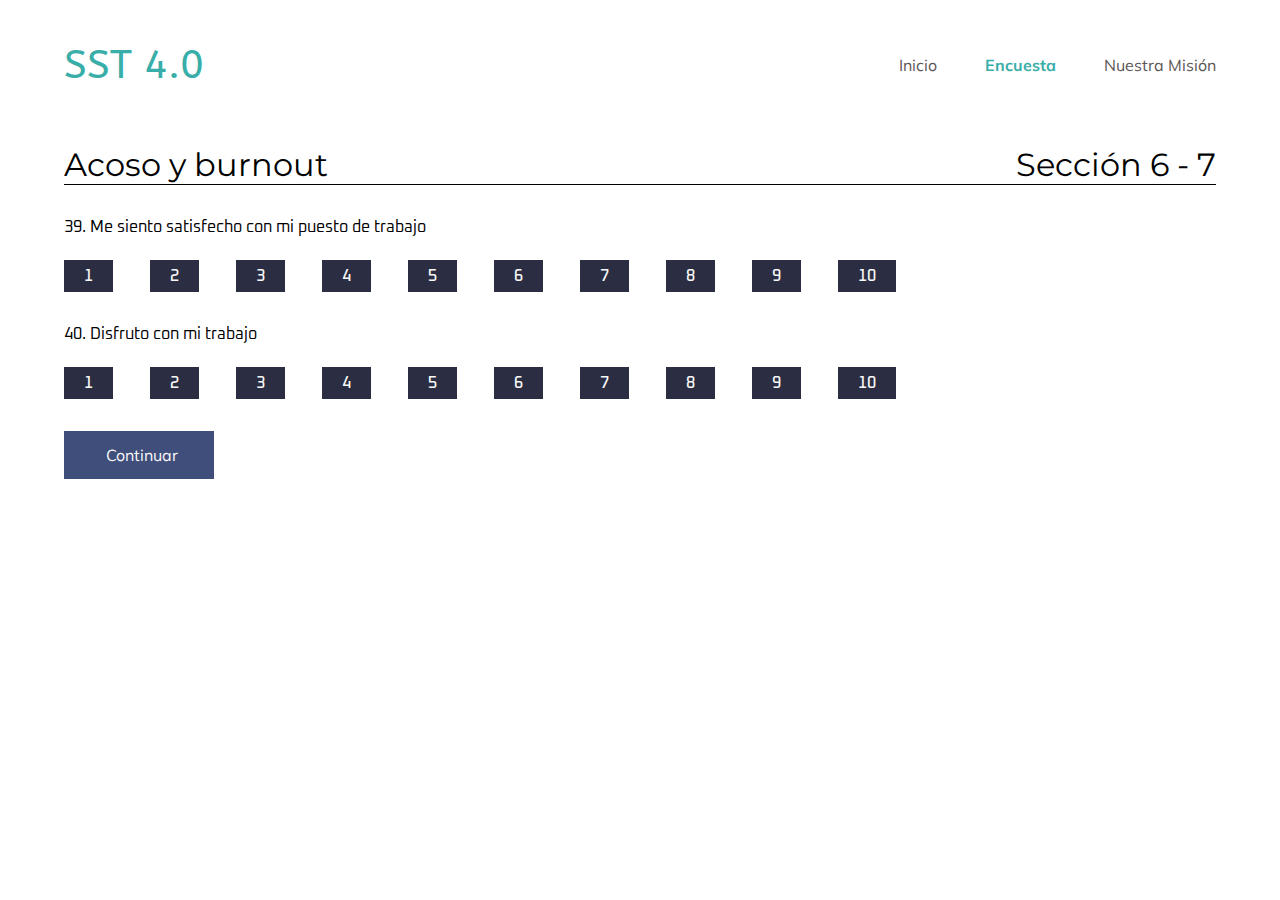
<file: encuesta-6.html>
<!DOCTYPE html>
<html lang="en">
    <head>
        <meta charset="UTF-8">
        <meta http-equiv="X-UA-Compatible" content="IE=edge">
        <meta name="viewport" content="width=device-width, initial-scale=1.0">
        <link rel="stylesheet" href="style.css">
        <link rel="stylesheet" href="botones.css">
        <title>SST 4.0</title>
    </head>
    <body>

        <header>            
            <nav>
                <input type="checkbox" id="check" >
                <label for="check" class="checkbtn">&#x2630;</label>
                <label class="logo">SST 4.0</label>
                <ul>
                    <li ><a href="index.html">Inicio</a></li>
                    <li id="seleccionado"><a href="encuesta-1.html">Encuesta</a></li>
                    <li><a href="#">Nuestra Misión</a></li>
                </ul>
            </nav>
        </header>

        <main>
            <div class="encuesta-contenido ultima-encuesta">

                <div class="submenu">
                    <p>Acoso y burnout</p>
                    <p>Sección 6 - 7</p>
                </div>

                <form>
                    <div class="item">                        
                        <p>39. Me siento satisfecho con mi puesto de trabajo</p>

                        <label>
                            <input type="radio" name="6_1" />
                            <div class="front-end box puntuacion ">
                                <span>1</span>
                            </div>
                        </label>
    
                        <label>
                            <input type="radio" name="6_1"/>
                            <div class="front-end box puntuacion">
                                <span>2</span>
                            </div>
                        </label>

                        <label>
                            <input type="radio" name="6_1"/>
                            <div class="front-end box puntuacion">
                                <span>3</span>
                            </div>
                        </label>

                        <label>
                            <input type="radio" name="6_1"/>
                            <div class="front-end box puntuacion">
                                <span>4</span>
                            </div>
                        </label>

                        <label>
                            <input type="radio" name="6_1" />
                            <div class="front-end box puntuacion">
                                <span>5</span>
                            </div>
                        </label>

                        <label>
                            <input type="radio" name="6_1" />
                            <div class="front-end box puntuacion">
                                <span>6</span>
                            </div>
                        </label>

                        <label>
                            <input type="radio" name="6_1" />
                            <div class="front-end box puntuacion">
                                <span>7</span>
                            </div>
                        </label>

                        <label>
                            <input type="radio" name="6_1" />
                            <div class="front-end box puntuacion">
                                <span>8</span>
                            </div>
                        </label>

                        <label>
                            <input type="radio" name="6_1" />
                            <div class="front-end box puntuacion">
                                <span>9</span>
                            </div>
                        </label>

                        <label>
                            <input type="radio" name="6_1" />
                            <div class="front-end box puntuacion">
                                <span>10</span>
                            </div>
                        </label>

                        
                    </div>

                    <div class="item">                        
                        <p>40. Disfruto con mi trabajo</p>

                        <label>
                            <input type="radio" name="6_2" />
                            <div class="front-end box puntuacion ">
                                <span>1</span>
                            </div>
                        </label>
    
                        <label>
                            <input type="radio" name="6_2"/>
                            <div class="front-end box puntuacion">
                                <span>2</span>
                            </div>
                        </label>

                        <label>
                            <input type="radio" name="6_2"/>
                            <div class="front-end box puntuacion">
                                <span>3</span>
                            </div>
                        </label>

                        <label>
                            <input type="radio" name="6_2"/>
                            <div class="front-end box puntuacion">
                                <span>4</span>
                            </div>
                        </label>

                        <label>
                            <input type="radio" name="6_2" />
                            <div class="front-end box puntuacion">
                                <span>5</span>
                            </div>
                        </label>

                        <label>
                            <input type="radio" name="6_2" />
                            <div class="front-end box puntuacion">
                                <span>6</span>
                            </div>
                        </label>

                        <label>
                            <input type="radio" name="6_2" />
                            <div class="front-end box puntuacion">
                                <span>7</span>
                            </div>
                        </label>

                        <label>
                            <input type="radio" name="6_2" />
                            <div class="front-end box puntuacion">
                                <span>8</span>
                            </div>
                        </label>

                        <label>
                            <input type="radio" name="6_2" />
                            <div class="front-end box puntuacion">
                                <span>9</span>
                            </div>
                        </label>

                        <label>
                            <input type="radio" name="6_2" />
                            <div class="front-end box puntuacion">
                                <span>10</span>
                            </div>
                        </label>

                        
                    </div>
                
                </form>
                <a href="encuesta-7.html" class="btn_continuar">Continuar</a>
                <br>
            </div>
        </main>

    </body>
</html>
</file>
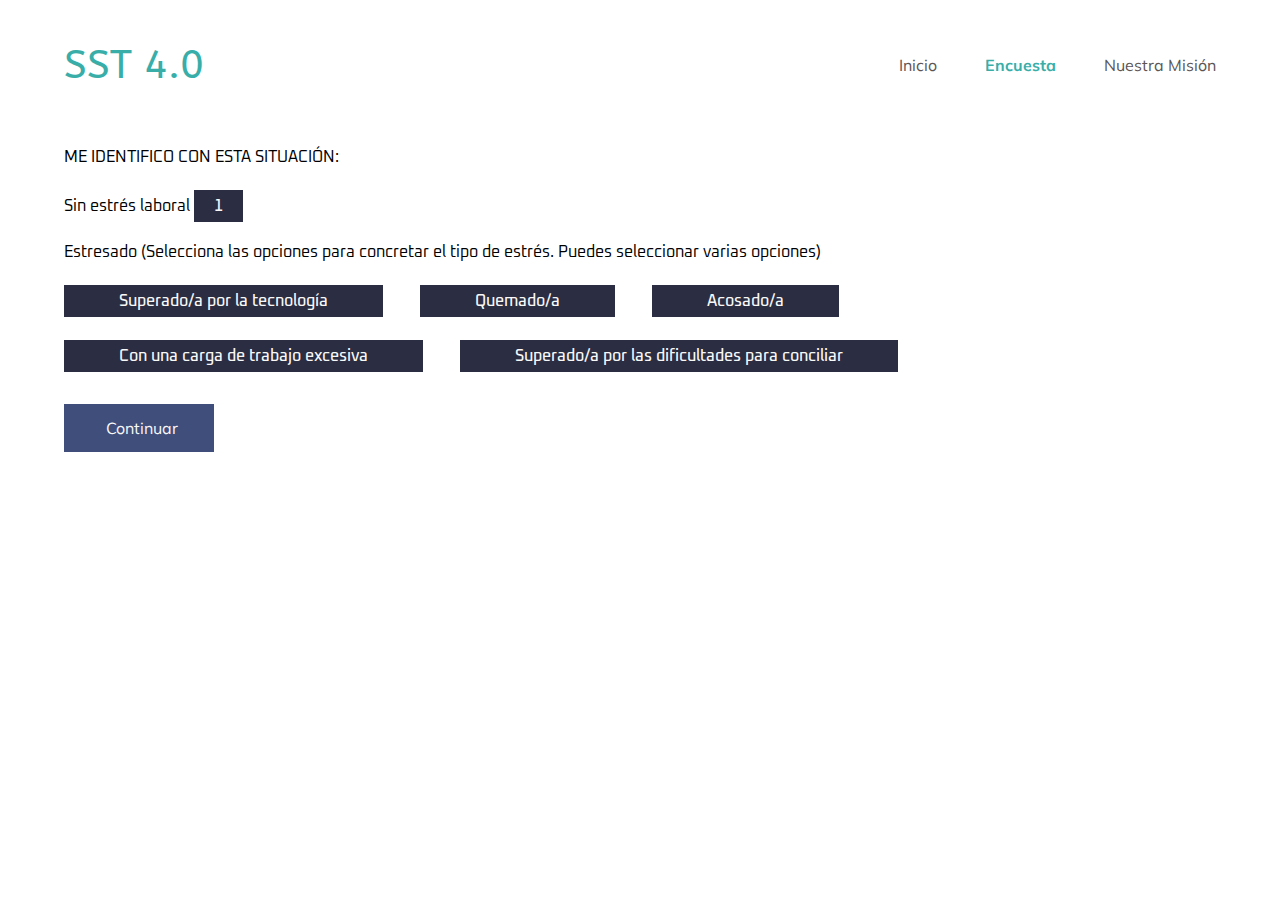
<file: encuesta-7.html>
<!DOCTYPE html>
<html lang="en">
    <head>
        <meta charset="UTF-8">
        <meta http-equiv="X-UA-Compatible" content="IE=edge">
        <meta name="viewport" content="width=device-width, initial-scale=1.0">
        <link rel="stylesheet" href="style.css">
        <link rel="stylesheet" href="botones.css">
        <title>SST 4.0</title>
    </head>
    <body>

        <header>            
            <nav>
                <input type="checkbox" id="check" >
                <label for="check" class="checkbtn">&#x2630;</label>
                <label class="logo">SST 4.0</label>
                <ul>
                    <li ><a href="index.html">Inicio</a></li>
                    <li id="seleccionado"><a href="encuesta-1.html">Encuesta</a></li>
                    <li><a href="#">Nuestra Misión</a></li>
                </ul>
            </nav>
        </header>

        <main>
            <div class="encuesta-contenido">

                <div class="submenu oculto">
                </div>

                <form>
                    <div class="item">                        
                        <p>ME IDENTIFICO CON ESTA SITUACIÓN:</p>

                        
                        <label>
                            <span> Sin estrés laboral</span>
                            <input type="radio" name="7_1" />
                            <div class="front-end box puntuacion ">
                                <span>1</span>
                            </div>
                        </label>
                        <br>
                        <br>
                        <p>Estresado (Selecciona las opciones para concretar el tipo de estrés. Puedes seleccionar varias opciones)</p>
    
                        <label>
                            <input type="radio" name="7_2"/>
                            <div class="front-end box">
                                <span>Superado/a por la tecnología</span>
                            </div>
                        </label>

                        <label>
                            <input type="radio" name="7_3"/>
                            <div class="front-end box">
                                <span>Quemado/a</span>
                            </div>
                        </label>

                        <label>
                            <input type="radio" name="7_4"/>
                            <div class="front-end box">
                                <span>Acosado/a</span>
                            </div>
                        </label>

                        <label>
                            <input type="radio" name="7_5" />
                            <div class="front-end box">
                                <span>Con una carga de trabajo excesiva</span>
                            </div>
                        </label>

                        <label>
                            <input type="radio" name="7_6" />
                            <div class="front-end box">
                                <span>Superado/a por las dificultades para conciliar</span>
                            </div>
                        </label>                        
                    </div>
                
                </form>
                <a href="index.html" class="btn_continuar">Continuar</a>
                <br>
            </div>
        </main>

    </body>
</html>
</file>
<file: style.css>
@font-face {
    font-family: "ABeeZee";
    src: 
        url(assets/fonts/ABeeZee.woff) format("woff"),
        url(assets/fonts/ABeeZee.ttf) format("truetype");
    font-display: swap;
}

@font-face {
    font-family: "Mulish";
    src: 
        url(assets/fonts/mulish.woff) format("woff"),
        url(assets/fonts/mulish.ttf) format("truetype");
    font-display: swap;
}

@font-face {
    font-family: "Tiro Devanagari Sanskrit";
    src: 
        url(assets/fonts/tiro-devanagari-sanskrit.woff) format("woff"),
        url(assets/fonts/tiro-devanagari-sanskrit.ttf) format("truetype");
    font-display: swap;
}

@font-face {
    font-family: "Montserrat";
    src: 
        url(assets/fonts/montserrat.woff) format("woff"),
        url(assets/fonts/montserrat.ttf) format("truetype");
    font-display: swap;
}

@font-face {
    font-family: "Oxanium";
    src: 
        url(assets/fonts/oxanium.woff) format("woff"),
        url(assets/fonts/oxanium.ttf) format("truetype");
    font-display: swap;
}

:root {
    --fuenteLogo: 'ABeeZee', sans-serif;
    --fuenteListaMenu: 'Mulish', sans-serif;
    --fuentePrincipalMenu: 'Tiro Devanagari Sanskrit', serif;
    --fuenteIniciarEncuesta: 'Oxanium', cursive;
    --fuentePrincipal: 'Montserrat', sans-serif;
    --fuentePregunta: 'Oxanium', cursive;

    --ColorPrincipal: #39AEA9;
}

*{
    padding: 0;
    margin: 0;
    text-decoration: none;
    list-style: none;
    box-sizing: border-box;
}

li a{ 
    text-decoration: none;
    color: #5C5555;
}

body {
    width: 90%;
    margin: 0px auto;
}

header {
    overflow: hidden;
    width: 90%;
    height: 120px;
    position: fixed;
    background-color: white;
    top: 0px;
    z-index: 101;
}

nav {
    margin-top: 40px;
}

label.logo {
    font-family: var(--fuenteLogo);
    font-size: 40px;
    color: var(--ColorPrincipal);
    font-size: 40px;
    line-height: 50px;
}

nav ul {
    float: right;
}

nav ul li {
    font-family: var(--fuenteListaMenu);
    font-size: 16px;
    color: #5C5555;
    display: inline-block;
    line-height: 50px;
    margin: 0 22px;
}

nav ul li:last-child {
    margin: 0px 0px 0px 22px;
}  

li#seleccionado a {
    color: var(--ColorPrincipal);
    font-weight: bold;
}

.encuesta-contenido {
    margin-top: 10px;
    margin-bottom: 40px;
}

.inicio-contenido {
    margin-top: 150px;
    height: 515px;
    display: flex;
    justify-content: space-between;
}

.inicio-izda{
    display: flex;
    justify-content: space-between;
    flex-direction: column;
    width: 710px;
    height: 100%;
}

.inicio-izda p{
    font-family: var(--fuentePrincipal);
    font-size: 90px;
    color: #1A1A1A;    
}

.inicio-izda a{
    font-family: var(--fuenteListaMenu);
    font-size: 16px;
    color: #f8f8f8;
    width: 210px;
    padding: 22px 45px;
    background-color: var(--ColorPrincipal);    
}

.inicio-dcha{
    background-color: #39aea9bd;
    border: 2px solid #818181;
}

.inicio-dcha img{
    width: 385px;
    height: 100%;
}

.submenu {
    width: 100%;
    margin-top: 145px;
    display: flex;
    justify-content: space-between;
    border-bottom: 1px solid black;
}

.submenu p {
    font-family: var(--fuentePrincipal);
    font-size: 32px;
}

.item {
    margin: 32px 0;
    font-family: var(--fuentePregunta);
    font-size: 16px;
    text-align: left;
}

.btn_continuar {    
    display: block;
    font-family: var(--fuenteListaMenu);
    font-size: 16px;
    color: #f8f8f8;
    width: 150px;
    padding: 14px 42px;
    text-align: left;
    margin-bottom: 200px !important;
    background-color: #404e7c; 
}

.checkbtn {
    font-size: 40px;
    color: var(--ColorPrincipal);
    float: right;
    cursor: pointer;
    display: none;
}

.oculto {
    margin-top: 115px;
    border: 0px solid black;
}

#check {
    display: none;
}

@media screen and (max-width: 480px) {

    header {
        height: 100px;
    }
    
    nav {
        margin-top: 30px;
    }

    .btn_continuar {
        margin-left: calc(45vw - 75px);
    }    

    .checkbtn {
        display: block;
    }

    ul {
        position: fixed;
        width: 100%;
        height: 100vh;
        background-color: #251f47;
        top: 100px;
        left: -100%;
        text-align: center;
        transition: all .5s;
        z-index: 100;
    }

    ul li:first-child {
        margin-top: 50px;
    }

    nav ul li {
        display: block;
        margin-bottom: 40px;
    }

    nav ul li a, li#seleccionado a {
        color: white;
    }

    a:hover, a:active {
        font-weight: bold;
    }

    li#seleccionado a{
        text-decoration: underline;
    }

    #check:checked ~ ul {
        left: 0;
    }

    .submenu {
        display: inline-block;
        margin-top: 120px;
    }

    .submenu p {
        font-size: 18px;
    }

    .inicio-contenido {
        margin-top: 220px;
        width: 100%;
        display: flex;
        flex-direction: column-reverse;
    }

    .inicio-dcha img{
        width: 190px;
        height: 100%;
        margin-left: calc(45vw - 95px);
    }

    .inicio-izda {
        width: 100%;
    }

    .inicio-izda p{
        font-size: 55px;
        margin-bottom: 20px;
    }

    .inicio-izda a{
        margin-left: calc(45vw - 105px);
    }

    a:hover, a:active {
        font-weight: normal;
    }

    .oculto {
        margin-top: 60px;
    }
}

@media screen and (max-width: 400px) {
    .inicio-contenido {
        margin-top: 200px;
    }

    .inicio-izda p{
        font-size: 49px;
    }
}
</file>
<file: botones.css>
@import url("https://fonts.googleapis.com/css?family=Inter:400'");
@import url('https://fonts.googleapis.com/css2?family=Oxanium:wght@500&display=swap');
 
form {
    width: 100%;
    text-align: center;
}

form h1 {
    font-family: "Inter", sans-serif;
    color: #fff;
}

form input[type="radio"] {
    display: none;
}

form input[type="radio"]:checked + .box {
    background-color: #007e90;
}

form input[type="radio"]:checked + .box span {
    color: white;
    transform: translateY(70px);
}

form input[type="radio"]:checked + .box span:before {
    transform: translateY(0px);
    opacity: 1;
}

form .box {
    padding: 6px 55px;
    margin-right: 33px;
    margin-top: 23px;
    background-color: #2b2d42;
    color: #f8f8f8;
    transition: all 250ms ease;
    will-change: transition;
    display: inline-block;
    text-align: center;
    cursor: pointer;
    position: relative;
    font-family: 'Oxanium', cursive;
    font-weight: 500;
}

form .puntuacion {
    padding: 6px 20px;
}

@media screen and (max-width: 480px) {
    form .box {
        padding: 6px 40px;
        margin-top: 10px;
        width: 210px;
    }    

    form .puntuacion {
        padding: 6px 10px;
        max-width: 45px;
    }
}
</file>
